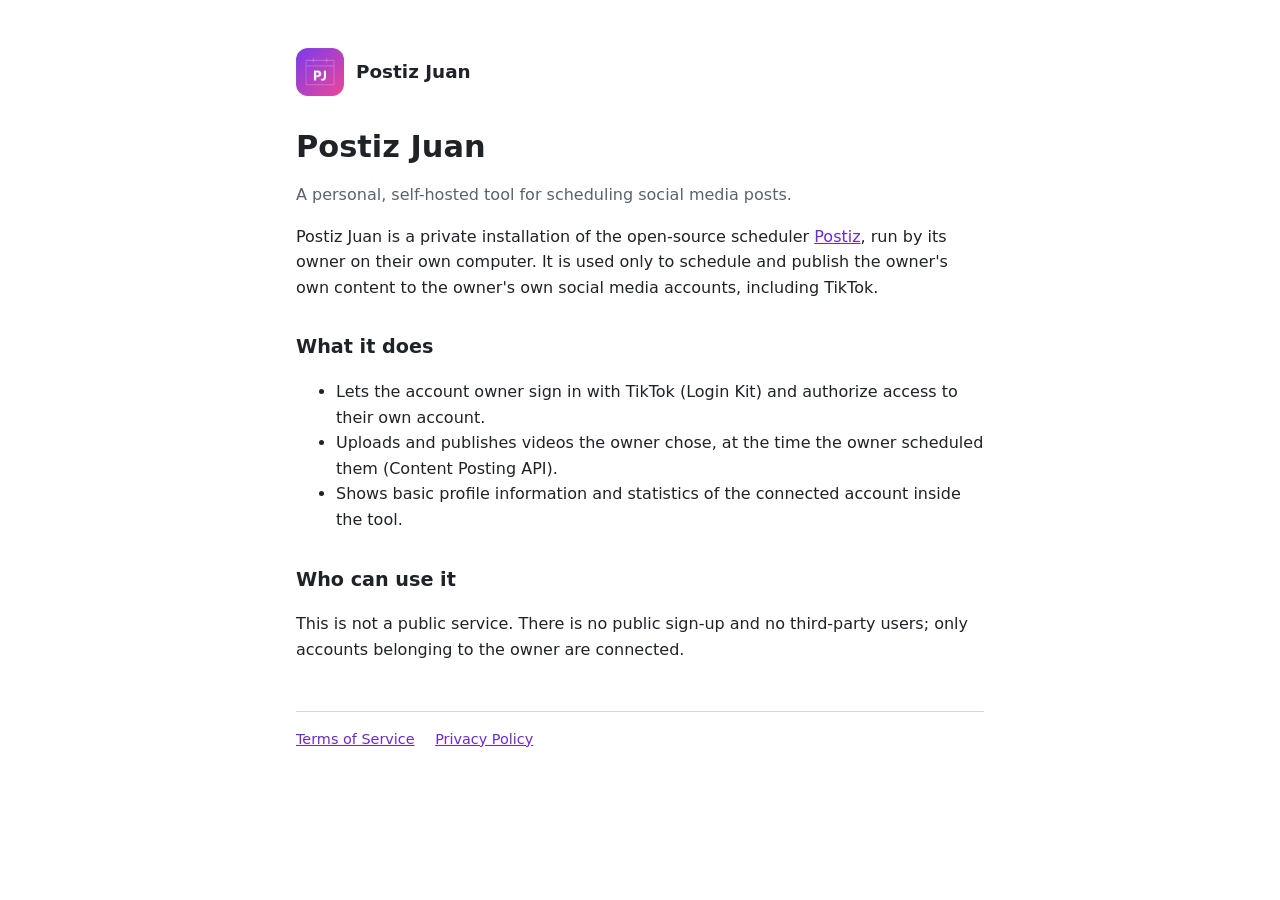
<file: index.html>
<!doctype html>
<html lang="en">
<head>
  <meta charset="utf-8">
  <meta name="viewport" content="width=device-width, initial-scale=1">
  <title>Postiz Juan</title>
  <meta name="description" content="Personal tool to schedule and publish my own content to my social media accounts.">
  <link rel="icon" href="icon.png">
  <link rel="stylesheet" href="style.css">
</head>
<body>
<main>
  <header><img src="icon.png" alt=""><a href="index.html">Postiz Juan</a></header>

  <h1>Postiz Juan</h1>
  <p class="muted">A personal, self-hosted tool for scheduling social media posts.</p>

  <p>Postiz Juan is a private installation of the open-source scheduler
    <a href="https://github.com/gitroomhq/postiz-app">Postiz</a>, run by its owner on their own computer.
    It is used only to schedule and publish the owner's own content to the owner's own social media accounts,
    including TikTok.</p>

  <h2>What it does</h2>
  <ul>
    <li>Lets the account owner sign in with TikTok (Login Kit) and authorize access to their own account.</li>
    <li>Uploads and publishes videos the owner chose, at the time the owner scheduled them (Content Posting API).</li>
    <li>Shows basic profile information and statistics of the connected account inside the tool.</li>
  </ul>

  <h2>Who can use it</h2>
  <p>This is not a public service. There is no public sign-up and no third-party users;
    only accounts belonging to the owner are connected.</p>

  <footer>
    <a href="terms.html">Terms of Service</a>
    <a href="privacy.html">Privacy Policy</a>
  </footer>
</main>
</body>
</html>
</file>
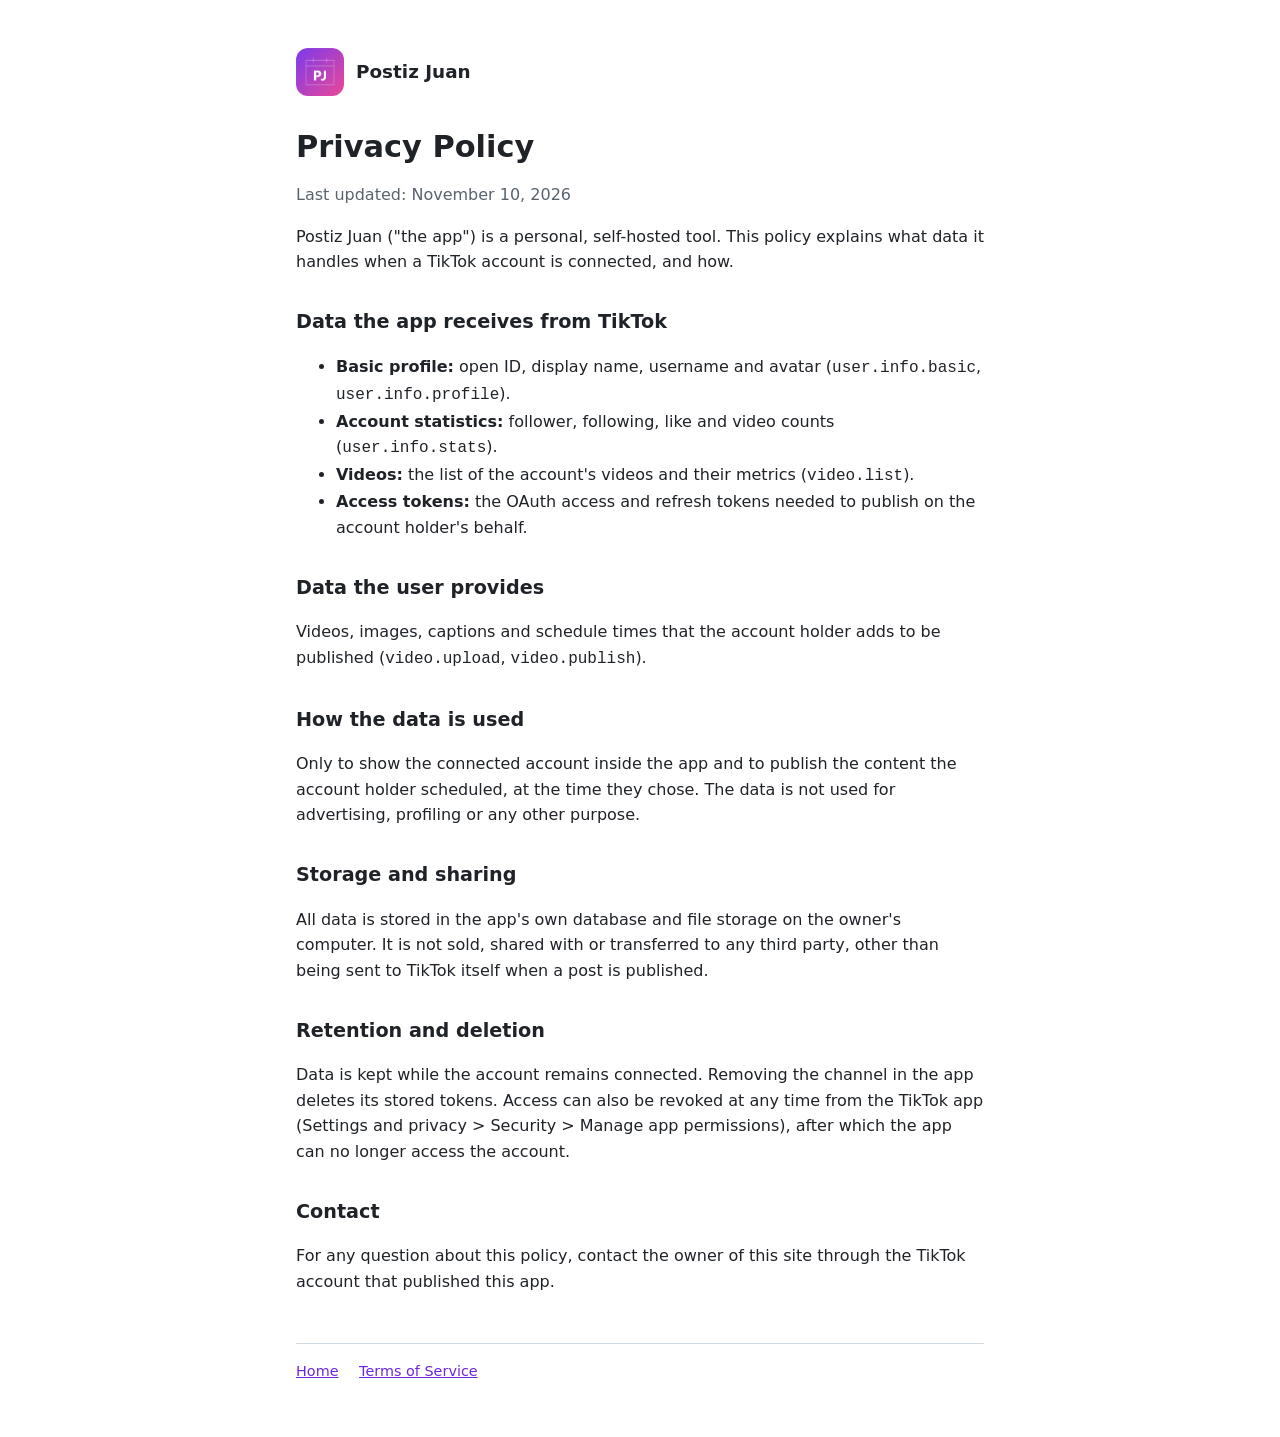
<file: privacy.html>
<!doctype html>
<html lang="en">
<head>
  <meta charset="utf-8">
  <meta name="viewport" content="width=device-width, initial-scale=1">
  <title>Privacy Policy · Postiz Juan</title>
  <link rel="icon" href="icon.png">
  <link rel="stylesheet" href="style.css">
</head>
<body>
<main>
  <header><img src="icon.png" alt=""><a href="index.html">Postiz Juan</a></header>

  <h1>Privacy Policy</h1>
  <p class="muted">Last updated: November 10, 2026</p>

  <p>Postiz Juan ("the app") is a personal, self-hosted tool. This policy explains what data it handles
    when a TikTok account is connected, and how.</p>

  <h2>Data the app receives from TikTok</h2>
  <ul>
    <li><strong>Basic profile:</strong> open ID, display name, username and avatar
      (<code>user.info.basic</code>, <code>user.info.profile</code>).</li>
    <li><strong>Account statistics:</strong> follower, following, like and video counts
      (<code>user.info.stats</code>).</li>
    <li><strong>Videos:</strong> the list of the account's videos and their metrics (<code>video.list</code>).</li>
    <li><strong>Access tokens:</strong> the OAuth access and refresh tokens needed to publish on the
      account holder's behalf.</li>
  </ul>

  <h2>Data the user provides</h2>
  <p>Videos, images, captions and schedule times that the account holder adds to be published
    (<code>video.upload</code>, <code>video.publish</code>).</p>

  <h2>How the data is used</h2>
  <p>Only to show the connected account inside the app and to publish the content the account holder
    scheduled, at the time they chose. The data is not used for advertising, profiling or any other purpose.</p>

  <h2>Storage and sharing</h2>
  <p>All data is stored in the app's own database and file storage on the owner's computer.
    It is not sold, shared with or transferred to any third party, other than being sent to TikTok
    itself when a post is published.</p>

  <h2>Retention and deletion</h2>
  <p>Data is kept while the account remains connected. Removing the channel in the app deletes its
    stored tokens. Access can also be revoked at any time from the TikTok app
    (Settings and privacy &gt; Security &gt; Manage app permissions), after which the app can no longer
    access the account.</p>

  <h2>Contact</h2>
  <p>For any question about this policy, contact the owner of this site through the TikTok account that
    published this app.</p>

  <footer>
    <a href="index.html">Home</a>
    <a href="terms.html">Terms of Service</a>
  </footer>
</main>
</body>
</html>
</file>
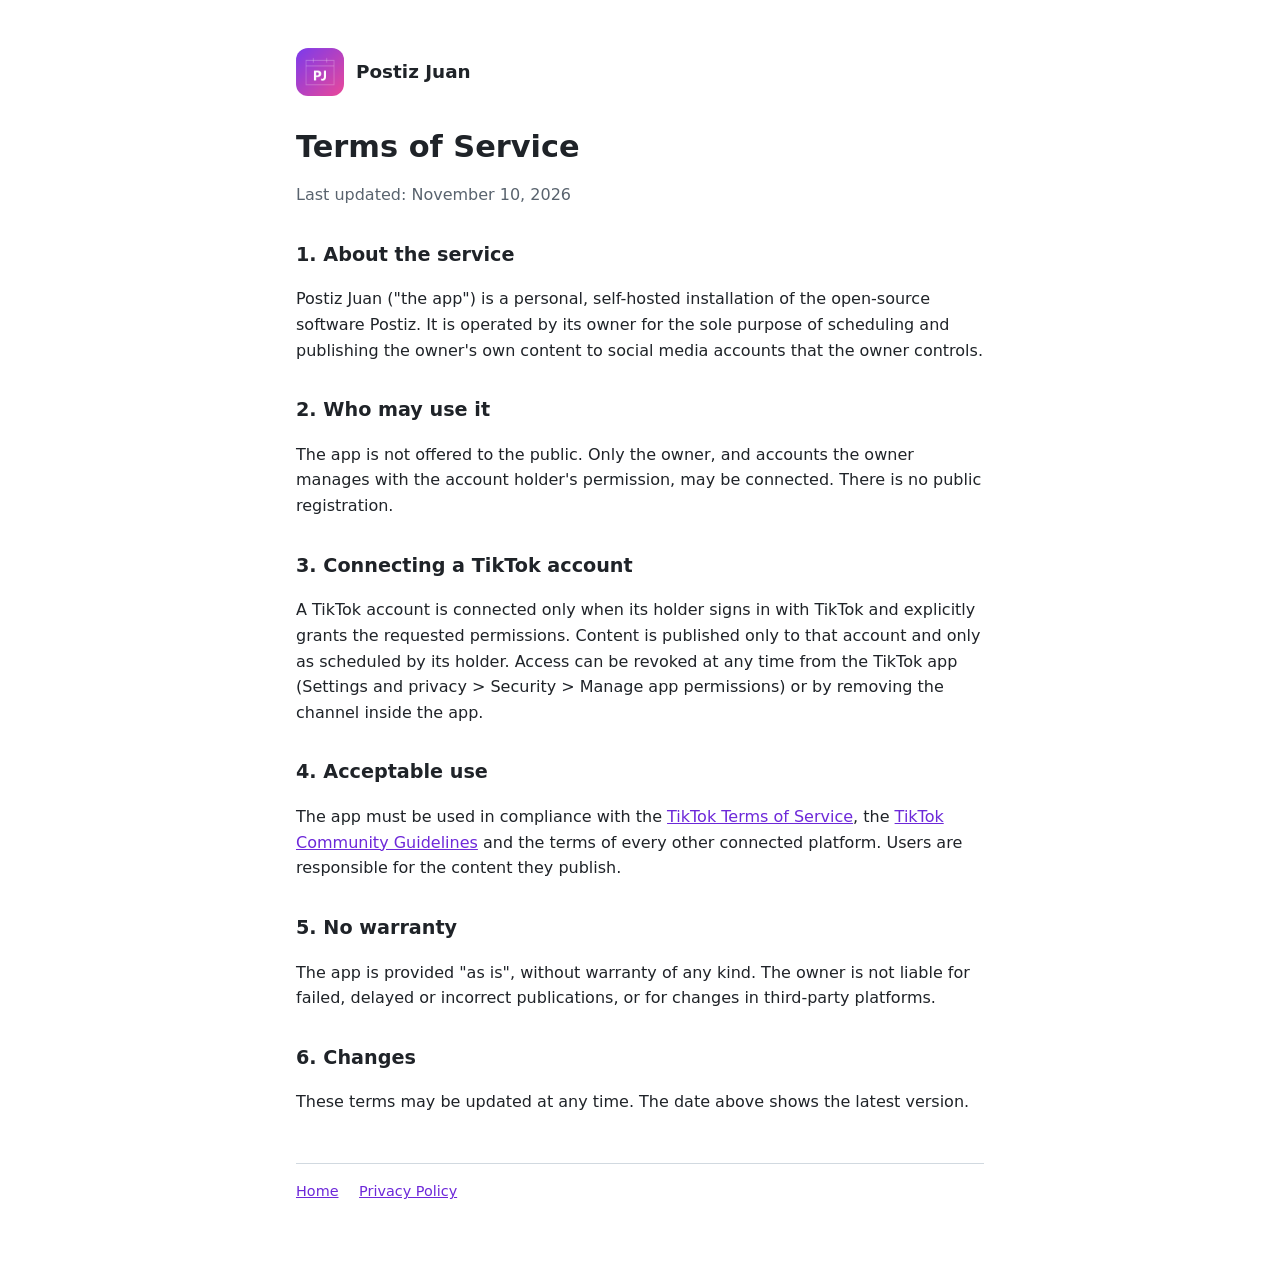
<file: terms.html>
<!doctype html>
<html lang="en">
<head>
  <meta charset="utf-8">
  <meta name="viewport" content="width=device-width, initial-scale=1">
  <title>Terms of Service · Postiz Juan</title>
  <link rel="icon" href="icon.png">
  <link rel="stylesheet" href="style.css">
</head>
<body>
<main>
  <header><img src="icon.png" alt=""><a href="index.html">Postiz Juan</a></header>

  <h1>Terms of Service</h1>
  <p class="muted">Last updated: November 10, 2026</p>

  <h2>1. About the service</h2>
  <p>Postiz Juan ("the app") is a personal, self-hosted installation of the open-source software Postiz.
    It is operated by its owner for the sole purpose of scheduling and publishing the owner's own content
    to social media accounts that the owner controls.</p>

  <h2>2. Who may use it</h2>
  <p>The app is not offered to the public. Only the owner, and accounts the owner manages with the
    account holder's permission, may be connected. There is no public registration.</p>

  <h2>3. Connecting a TikTok account</h2>
  <p>A TikTok account is connected only when its holder signs in with TikTok and explicitly grants the
    requested permissions. Content is published only to that account and only as scheduled by its holder.
    Access can be revoked at any time from the TikTok app (Settings and privacy &gt; Security &gt;
    Manage app permissions) or by removing the channel inside the app.</p>

  <h2>4. Acceptable use</h2>
  <p>The app must be used in compliance with the
    <a href="https://www.tiktok.com/legal/page/global/terms-of-service/en">TikTok Terms of Service</a>,
    the <a href="https://www.tiktok.com/community-guidelines">TikTok Community Guidelines</a> and the
    terms of every other connected platform. Users are responsible for the content they publish.</p>

  <h2>5. No warranty</h2>
  <p>The app is provided "as is", without warranty of any kind. The owner is not liable for failed,
    delayed or incorrect publications, or for changes in third-party platforms.</p>

  <h2>6. Changes</h2>
  <p>These terms may be updated at any time. The date above shows the latest version.</p>

  <footer>
    <a href="index.html">Home</a>
    <a href="privacy.html">Privacy Policy</a>
  </footer>
</main>
</body>
</html>
</file>
<file: style.css>
:root {
  --bg: #ffffff;
  --text: #1f2328;
  --muted: #59636e;
  --accent: #6d28d9;
  --border: #d1d9e0;
}
@media (prefers-color-scheme: dark) {
  :root {
    --bg: #0d1117;
    --text: #e6edf3;
    --muted: #9198a1;
    --accent: #a78bfa;
    --border: #30363d;
  }
}
* { box-sizing: border-box; }
body {
  margin: 0;
  background: var(--bg);
  color: var(--text);
  font: 16px/1.6 system-ui, -apple-system, "Segoe UI", Roboto, sans-serif;
}
main { max-width: 720px; margin: 0 auto; padding: 48px 16px 64px; }
header { display: flex; align-items: center; gap: 12px; margin-bottom: 32px; }
header img { width: 48px; height: 48px; border-radius: 12px; }
header a { color: var(--text); text-decoration: none; font-weight: 600; font-size: 1.15rem; }
h1 { font-size: 1.9rem; line-height: 1.25; margin: 0 0 8px; }
h2 { font-size: 1.2rem; margin: 32px 0 8px; }
p, li { color: var(--text); }
.muted { color: var(--muted); }
a { color: var(--accent); }
footer { margin-top: 48px; padding-top: 16px; border-top: 1px solid var(--border); font-size: 0.9rem; }
footer a { margin-right: 16px; }
</file>
